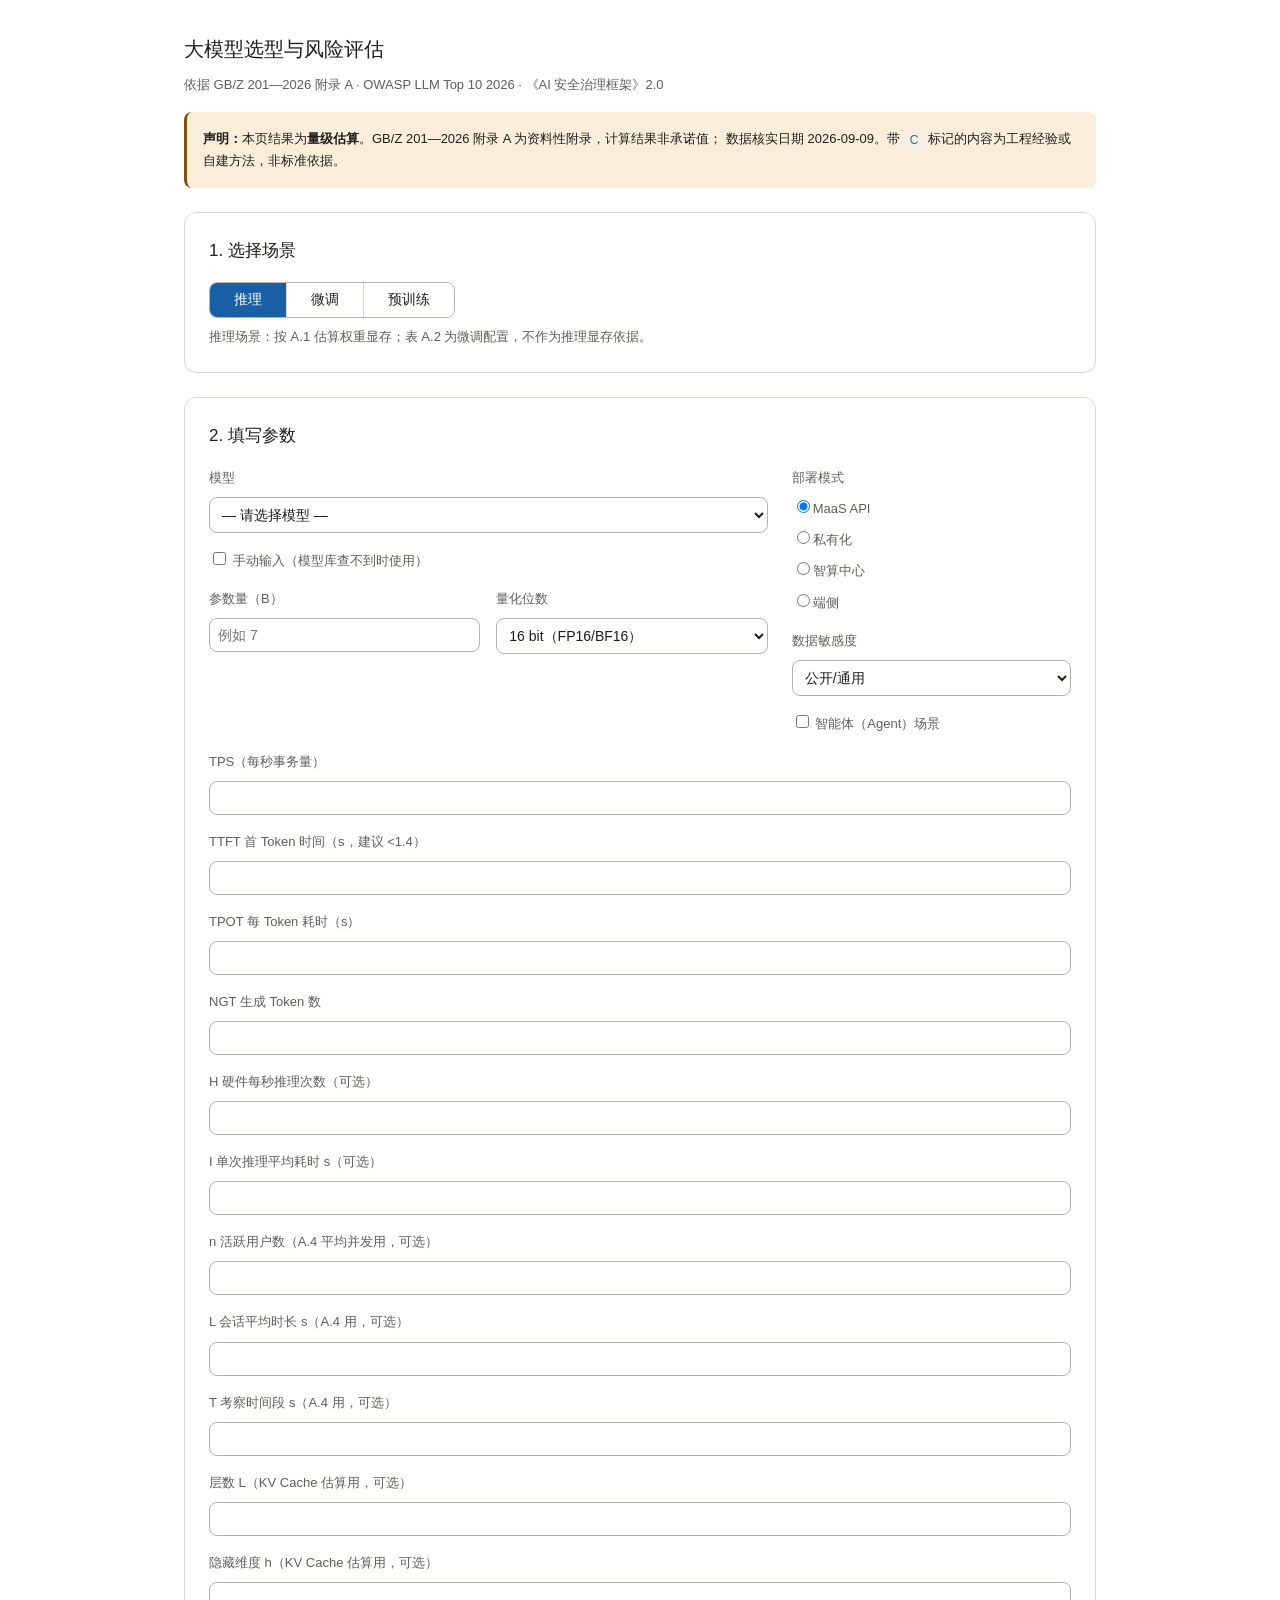
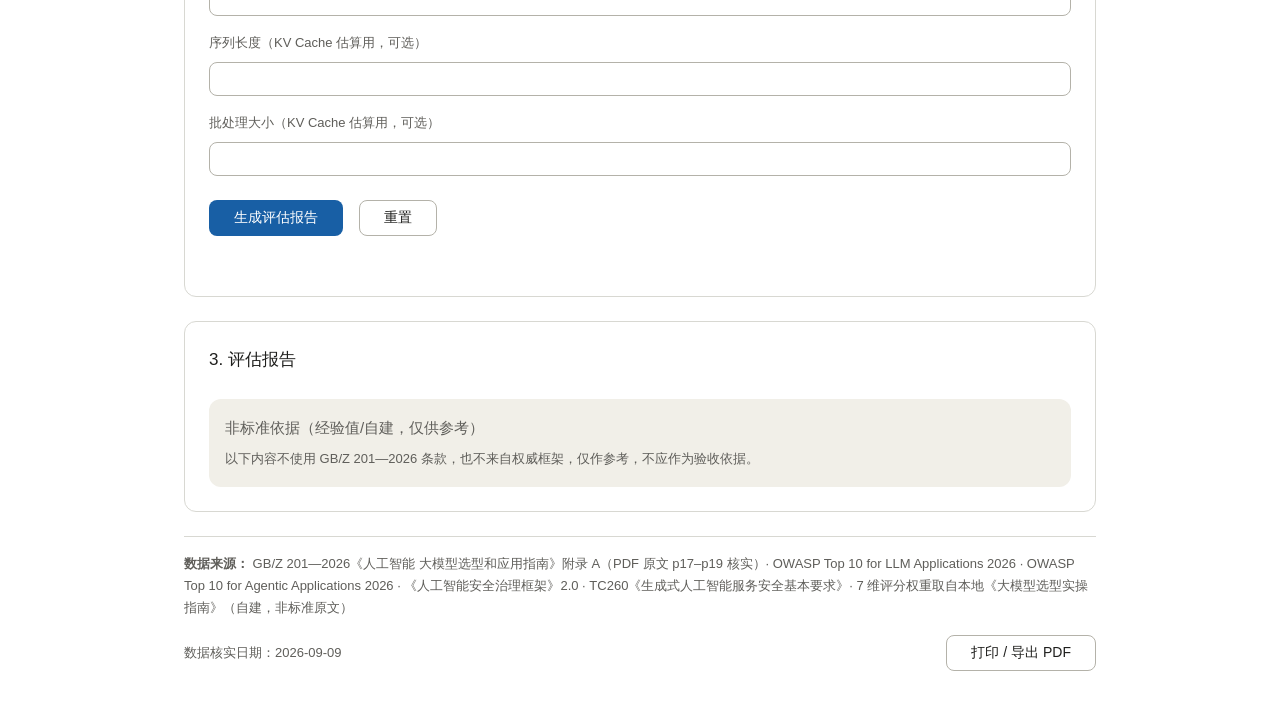
<file: index.html>
<!DOCTYPE html>
<html lang="zh-CN">
<head>
<meta charset="UTF-8">
<meta name="viewport" content="width=device-width, initial-scale=1">
<title>跳转中 — 大模型选型与风险评估</title>
<meta http-equiv="refresh" content="0; url=risk-eval/index.html">
<link rel="canonical" href="risk-eval/index.html">
</head>
<body>
<script>location.replace("risk-eval/index.html");</script>
<p>评估页在 <a href="risk-eval/index.html">risk-eval/index.html</a>。</p>
</body>
</html>
</file>
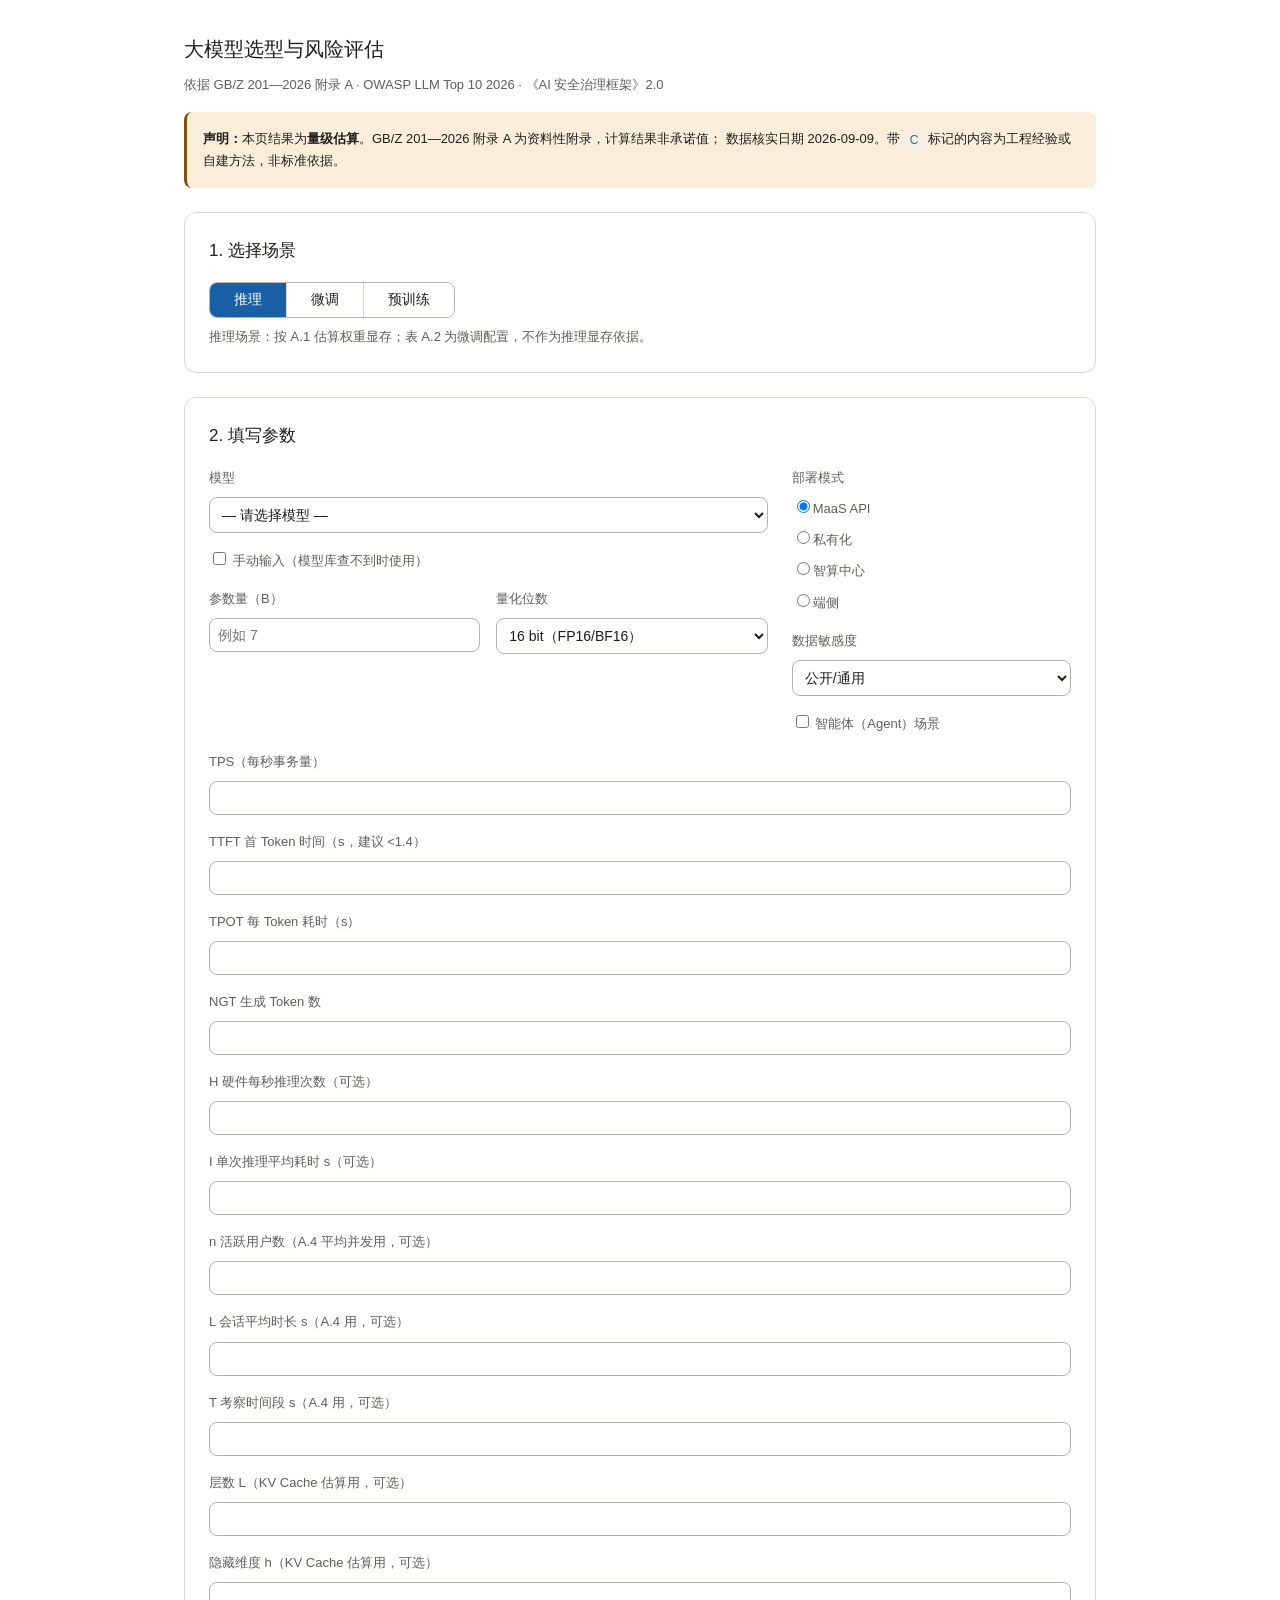
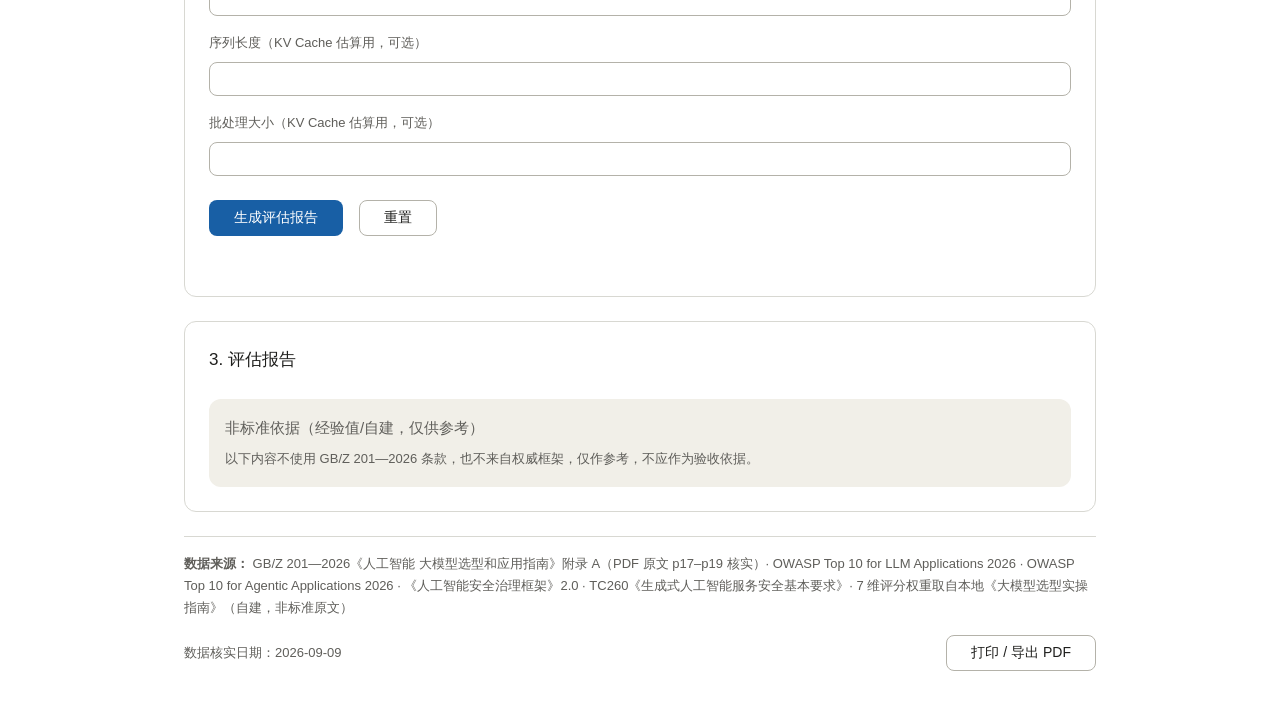
<file: risk-eval/index.html>
<!DOCTYPE html>
<html lang="zh-CN">
<head>
<meta charset="UTF-8">
<meta name="viewport" content="width=device-width, initial-scale=1">
<title>大模型选型与风险评估 — 依据 GB/Z 201—2026</title>
<link rel="stylesheet" href="styles.css">
</head>
<body>
<div class="page">

  <header class="site-header">
    <h1>大模型选型与风险评估</h1>
    <p class="subtitle">依据 GB/Z 201—2026 附录 A · OWASP LLM Top 10 2026 · 《AI 安全治理框架》2.0</p>
    <p class="notice">
      <strong>声明：</strong>本页结果为<strong>量级估算</strong>。GB/Z 201—2026 附录 A 为资料性附录，计算结果非承诺值；
      数据核实日期 2026-09-09。带 <span class="badge badge-c">C</span> 标记的内容为工程经验或自建方法，非标准依据。
    </p>
  </header>

  <section class="card" id="scene-section">
    <h2>1. 选择场景</h2>
    <div class="segmented" role="radiogroup" aria-label="评估场景">
      <button type="button" class="seg-btn is-active" data-scene="infer" role="radio" aria-checked="true">推理</button>
      <button type="button" class="seg-btn" data-scene="finetune" role="radio" aria-checked="false">微调</button>
      <button type="button" class="seg-btn" data-scene="pretrain" role="radio" aria-checked="false">预训练</button>
    </div>
    <p class="hint" id="scene-hint"></p>
  </section>

  <section class="card" id="input-section">
    <h2>2. 填写参数</h2>
    <div class="grid-2">
      <div class="col-main">
        <div class="field">
          <label for="model-select">模型</label>
          <select id="model-select"></select>
          <p class="hint" id="model-meta"></p>
        </div>

        <div class="field">
          <label class="checkbox">
            <input type="checkbox" id="manual-toggle">
            <span>手动输入（模型库查不到时使用）</span>
          </label>
        </div>

        <div class="field-row">
          <div class="field">
            <label for="params">参数量（B）</label>
            <input type="number" id="params" min="0" step="0.1" placeholder="例如 7">
          </div>
          <div class="field">
            <label for="quant">量化位数</label>
            <select id="quant">
              <option value="16">16 bit（FP16/BF16）</option>
              <option value="8">8 bit</option>
              <option value="4">4 bit</option>
            </select>
          </div>
        </div>
      </div>

      <aside class="col-side">
        <div class="field">
          <span class="label">部署模式</span>
          <label class="radio"><input type="radio" name="deploy" value="maas" checked><span>MaaS API</span></label>
          <label class="radio"><input type="radio" name="deploy" value="private"><span>私有化</span></label>
          <label class="radio"><input type="radio" name="deploy" value="cluster"><span>智算中心</span></label>
          <label class="radio"><input type="radio" name="deploy" value="edge"><span>端侧</span></label>
        </div>

        <div class="field">
          <label for="sensitivity">数据敏感度</label>
          <select id="sensitivity">
            <option value="public">公开/通用</option>
            <option value="internal">内部业务数据</option>
            <option value="core">核心/涉密</option>
          </select>
        </div>

        <div class="field">
          <label class="checkbox">
            <input type="checkbox" id="agent-toggle">
            <span>智能体（Agent）场景</span>
          </label>
        </div>
      </aside>
    </div>

    <div class="scene-params" id="scene-params"></div>

    <div class="actions">
      <button type="button" id="btn-generate" class="btn-primary">生成评估报告</button>
      <button type="button" id="btn-reset" class="btn-ghost">重置</button>
    </div>
    <p class="error" id="form-error" role="alert"></p>
  </section>

  <section class="card" id="report" aria-live="polite">
    <h2>3. 评估报告</h2>
    <div id="gaps"></div>
    <div id="sec-resource"></div>
    <div id="sec-data"></div>
    <div id="sec-risk"></div>
    <div id="sec-compliance"></div>

    <div class="nonstandard" id="nonstandard-section">
      <h3>非标准依据（经验值/自建，仅供参考）</h3>
      <p class="hint">以下内容不使用 GB/Z 201—2026 条款，也不来自权威框架，仅作参考，不应作为验收依据。</p>
      <div id="sec-score"></div>
      <div id="sec-empirical"></div>
    </div>
  </section>

  <footer class="site-footer">
    <div class="sources">
      <strong>数据来源：</strong>
      GB/Z 201—2026《人工智能 大模型选型和应用指南》附录 A（PDF 原文 p17–p19 核实）·
      OWASP Top 10 for LLM Applications 2026 · OWASP Top 10 for Agentic Applications 2026 ·
      《人工智能安全治理框架》2.0 · TC260《生成式人工智能服务安全基本要求》·
      7 维评分权重取自本地《大模型选型实操指南》（自建，非标准原文）
    </div>
    <div class="footer-actions">
      <span>数据核实日期：2026-09-09</span>
      <button type="button" id="btn-print" class="btn-ghost">打印 / 导出 PDF</button>
    </div>
  </footer>

</div>
<script src="data.js"></script>
<script src="app.js"></script>
</body>
</html>
</file>
<file: risk-eval/styles.css>
/* risk-eval — 设计令牌与样式
   主题：浅色｜网格：8px｜对比度：正文 ≥ 4.5:1
   禁用：Inter 字体 / 紫色渐变 / 三栏对称 / 圆角+阴影卡片三件套 */

:root {
  --bg: #FFFFFF;
  --surface: #F7F7F5;
  --surface-sunken: #F1EFE8;
  --border: #D8D8D2;
  --border-strong: #B4B2A9;

  --text: #1F1F1D;
  --text-2: #5F5E5A;
  --text-3: #888780;

  --accent: #185FA5;
  --accent-soft: #E6F1FB;
  --accent-deep: #0C447C;

  --danger: #A32D2D;
  --danger-soft: #FCEBEB;
  --warn: #854F0B;
  --warn-soft: #FAEEDA;
  --ok: #3B6D11;
  --ok-soft: #EAF3DE;

  --sp-1: 8px;
  --sp-2: 16px;
  --sp-3: 24px;
  --sp-4: 32px;

  --radius: 8px;
  --radius-lg: 12px;

  --font: -apple-system, "Microsoft YaHei", "PingFang SC", "Source Han Sans SC", "Noto Sans CJK SC", sans-serif;
}

* { box-sizing: border-box; }

body {
  margin: 0;
  background: var(--bg);
  color: var(--text);
  font-family: var(--font);
  font-size: 14px;
  line-height: 1.7;
  font-weight: 400;
}

.page {
  max-width: 960px;
  margin: 0 auto;
  padding: var(--sp-4) var(--sp-3) var(--sp-4);
}

h1 { font-size: 20px; font-weight: 500; margin: 0 0 var(--sp-1); }
h2 { font-size: 17px; font-weight: 500; margin: 0 0 var(--sp-2); }
h3 { font-size: 15px; font-weight: 500; margin: 0 0 var(--sp-1); }

.subtitle { margin: 0 0 var(--sp-2); color: var(--text-2); font-size: 13px; }

.notice {
  margin: 0 0 var(--sp-3);
  padding: var(--sp-2);
  background: var(--warn-soft);
  border-left: 3px solid var(--warn);
  border-radius: var(--radius);
  color: var(--text);
  font-size: 13px;
}

.hint { margin: var(--sp-1) 0 0; color: var(--text-2); font-size: 13px; }
.error { margin: var(--sp-2) 0 0; color: var(--danger); font-size: 13px; min-height: 20px; }

.card {
  background: var(--bg);
  border: 1px solid var(--border);
  border-radius: var(--radius-lg);
  padding: var(--sp-3);
  margin-bottom: var(--sp-3);
}

/* 场景切换：分段控件（默认 / 悬停 / 聚焦 / 选中） */
.segmented { display: inline-flex; border: 1px solid var(--border-strong); border-radius: var(--radius); overflow: hidden; }
.seg-btn {
  padding: var(--sp-1) var(--sp-3);
  border: 0;
  border-right: 1px solid var(--border);
  background: var(--bg);
  color: var(--text);
  font-family: var(--font);
  font-size: 14px;
  cursor: pointer;
}
.seg-btn:last-child { border-right: 0; }
.seg-btn:hover { background: var(--surface); }
.seg-btn:focus-visible { outline: 2px solid var(--accent); outline-offset: -2px; }
.seg-btn:active { background: var(--border); }
.seg-btn.is-active { background: var(--accent); color: #FFFFFF; }
.seg-btn.is-active:active { background: var(--accent-deep); }
.seg-btn:disabled { background: var(--surface-sunken); color: var(--text-3); cursor: not-allowed; }

/* 栅格：2fr / 1fr 非对称，避免三栏对称 */
.grid-2 { display: grid; grid-template-columns: 2fr 1fr; gap: var(--sp-3); }
@media (max-width: 720px) { .grid-2 { grid-template-columns: 1fr; } }

.field { margin-bottom: var(--sp-2); }
.field-row { display: grid; grid-template-columns: 1fr 1fr; gap: var(--sp-2); }
.label, .field > label { display: block; font-size: 13px; color: var(--text-2); margin-bottom: var(--sp-1); }

input[type="number"], select {
  width: 100%;
  padding: var(--sp-1);
  border: 1px solid var(--border-strong);
  border-radius: var(--radius);
  background: var(--bg);
  color: var(--text);
  font-family: var(--font);
  font-size: 14px;
}
input[type="number"]:hover, select:hover { border-color: var(--text-3); }
input[type="number"]:focus, select:focus { outline: 2px solid var(--accent); outline-offset: 1px; border-color: var(--accent); }
input[type="number"]:disabled, select:disabled { background: var(--surface-sunken); color: var(--text-3); cursor: not-allowed; }
input.is-invalid { border-color: var(--danger); background: var(--danger-soft); }

.checkbox, .radio { display: flex; align-items: center; gap: var(--sp-1); font-size: 14px; color: var(--text); cursor: pointer; margin-bottom: var(--sp-1); }
.checkbox:hover, .radio:hover { color: var(--accent-deep); }
.checkbox input:focus-visible, .radio input:focus-visible { outline: 2px solid var(--accent); outline-offset: 2px; }
.checkbox input:disabled, .radio input:disabled { cursor: not-allowed; }

.actions { display: flex; gap: var(--sp-2); margin-top: var(--sp-3); }

.btn-primary, .btn-ghost {
  padding: var(--sp-1) var(--sp-3);
  border-radius: var(--radius);
  font-family: var(--font);
  font-size: 14px;
  cursor: pointer;
  border: 1px solid transparent;
}
.btn-primary { background: var(--accent); color: #FFFFFF; }
.btn-primary:hover { background: var(--accent-deep); }
.btn-primary:active { background: var(--accent-deep); transform: translateY(1px); }
.btn-primary:focus-visible { outline: 2px solid var(--accent-deep); outline-offset: 2px; }
.btn-primary:disabled { background: var(--surface-sunken); color: var(--text-3); cursor: not-allowed; }
.btn-ghost { background: var(--bg); color: var(--text); border-color: var(--border-strong); }
.btn-ghost:hover { background: var(--surface); }
.btn-ghost:active { background: var(--surface-sunken); transform: translateY(1px); }
.btn-ghost:focus-visible { outline: 2px solid var(--accent); outline-offset: 2px; }
.btn-ghost:disabled { color: var(--text-3); background: var(--surface-sunken); cursor: not-allowed; }

/* 滑块与勾选控件的按压反馈（四态之一） */
.score-row input[type="range"]:active { cursor: grabbing; }
.checkbox:active, .radio:active { color: var(--accent-deep); }

/* 报告区 */
.report-block { margin-bottom: var(--sp-3); }
.report-block h3 { border-bottom: 1px solid var(--border); padding-bottom: var(--sp-1); }

.kv { display: grid; grid-template-columns: 1fr auto; gap: var(--sp-1) var(--sp-2); }
.kv dt { color: var(--text-2); }
.kv dd { margin: 0; font-variant-numeric: tabular-nums; }

.formula {
  margin: var(--sp-1) 0;
  padding: var(--sp-1) var(--sp-2);
  background: var(--surface);
  border-radius: var(--radius);
  font-family: ui-monospace, Consolas, monospace;
  font-size: 13px;
  color: var(--text);
}

.badge {
  display: inline-block;
  padding: 0 6px;
  border-radius: 4px;
  font-size: 12px;
  line-height: 18px;
  vertical-align: middle;
}
.badge-a { background: var(--accent-soft); color: var(--accent-deep); }
.badge-b { background: var(--ok-soft); color: var(--ok); }
.badge-c { background: var(--surface-sunken); color: var(--text-2); }

.risk-item {
  border: 1px solid var(--border);
  border-left: 3px solid var(--border-strong);
  border-radius: var(--radius);
  padding: var(--sp-2);
  margin-bottom: var(--sp-2);
  background: var(--bg);
}
.risk-item:hover { background: var(--surface); }
.risk-item.level-high { border-left-color: var(--danger); }
.risk-item.level-mid { border-left-color: var(--warn); }
.risk-item.level-low { border-left-color: var(--ok); }
.risk-head { display: flex; align-items: baseline; gap: var(--sp-1); flex-wrap: wrap; }
.risk-title { font-weight: 500; }
.level-tag { font-size: 12px; padding: 0 6px; border-radius: 4px; }
.level-tag.level-high { background: var(--danger-soft); color: var(--danger); }
.level-tag.level-mid { background: var(--warn-soft); color: var(--warn); }
.level-tag.level-low { background: var(--ok-soft); color: var(--ok); }
.risk-src { font-size: 12px; color: var(--text-3); }
.risk-item ul { margin: var(--sp-1) 0 0; padding-left: 20px; }
.risk-item li { font-size: 13px; color: var(--text-2); }

.alert {
  padding: var(--sp-2);
  border-radius: var(--radius);
  background: var(--danger-soft);
  border-left: 3px solid var(--danger);
  color: var(--danger);
  margin-bottom: var(--sp-2);
}
.alert-warn { background: var(--warn-soft); border-left-color: var(--warn); color: var(--warn); }

/* 非标准依据区块：统一灰化 */
.nonstandard {
  margin-top: var(--sp-3);
  padding: var(--sp-2);
  background: var(--surface-sunken);
  border-radius: var(--radius-lg);
  color: var(--text-2);
}
.nonstandard h3 { color: var(--text-2); }
.nonstandard .risk-item { background: var(--surface-sunken); border-color: var(--border); }
.nonstandard .formula { background: var(--bg); }

.gaps { padding: var(--sp-2); background: var(--surface); border-radius: var(--radius); margin-bottom: var(--sp-3); }
.gaps ul { margin: var(--sp-1) 0 0; padding-left: 20px; }

.score-row { display: grid; grid-template-columns: 1fr 120px auto; gap: var(--sp-2); align-items: center; margin-bottom: var(--sp-1); }
.score-row label { font-size: 13px; }
.score-row input[type="range"] { width: 100%; }
.score-row .score-val { font-variant-numeric: tabular-nums; font-size: 13px; }

table.data-table { width: 100%; border-collapse: collapse; font-size: 13px; }
table.data-table th, table.data-table td { text-align: left; padding: var(--sp-1); border-bottom: 1px solid var(--border); }
table.data-table th { color: var(--text-2); font-weight: 500; }

.site-footer { border-top: 1px solid var(--border); padding-top: var(--sp-2); color: var(--text-2); font-size: 13px; }
.footer-actions { display: flex; justify-content: space-between; align-items: center; margin-top: var(--sp-2); }

/* 打印：隐藏控件、保留已选信息、避免跨页断裂
   关键决策：未选中按钮隐，选中按钮降级为文字标签（避免「整 .segmented display:none」导致信息丢失）*/
@media print {
  body { background: #FFFFFF; }
  .page { max-width: none; padding: 0; }

  .segmented {
    border: 0;
    border-radius: 0;
    background: transparent;
    padding: 0;
    overflow: visible;
  }
  .seg-btn { display: none; }
  .seg-btn.is-active {
    display: inline;
    padding: 0;
    border: 0;
    background: transparent !important;
    color: var(--text) !important;
    font-weight: 500;
  }
  .seg-btn.is-active::before { content: '评估场景：'; color: var(--text-2); font-weight: 400; }

  .actions, .footer-actions, #btn-print { display: none; }
  .card { border: 0; padding: 0 0 var(--sp-2); break-inside: avoid; }
  .risk-item, .report-block { break-inside: avoid; }
  .nonstandard { border: 1px solid var(--border); }
  @page { size: A4; margin: 16mm; }
}
</file>
